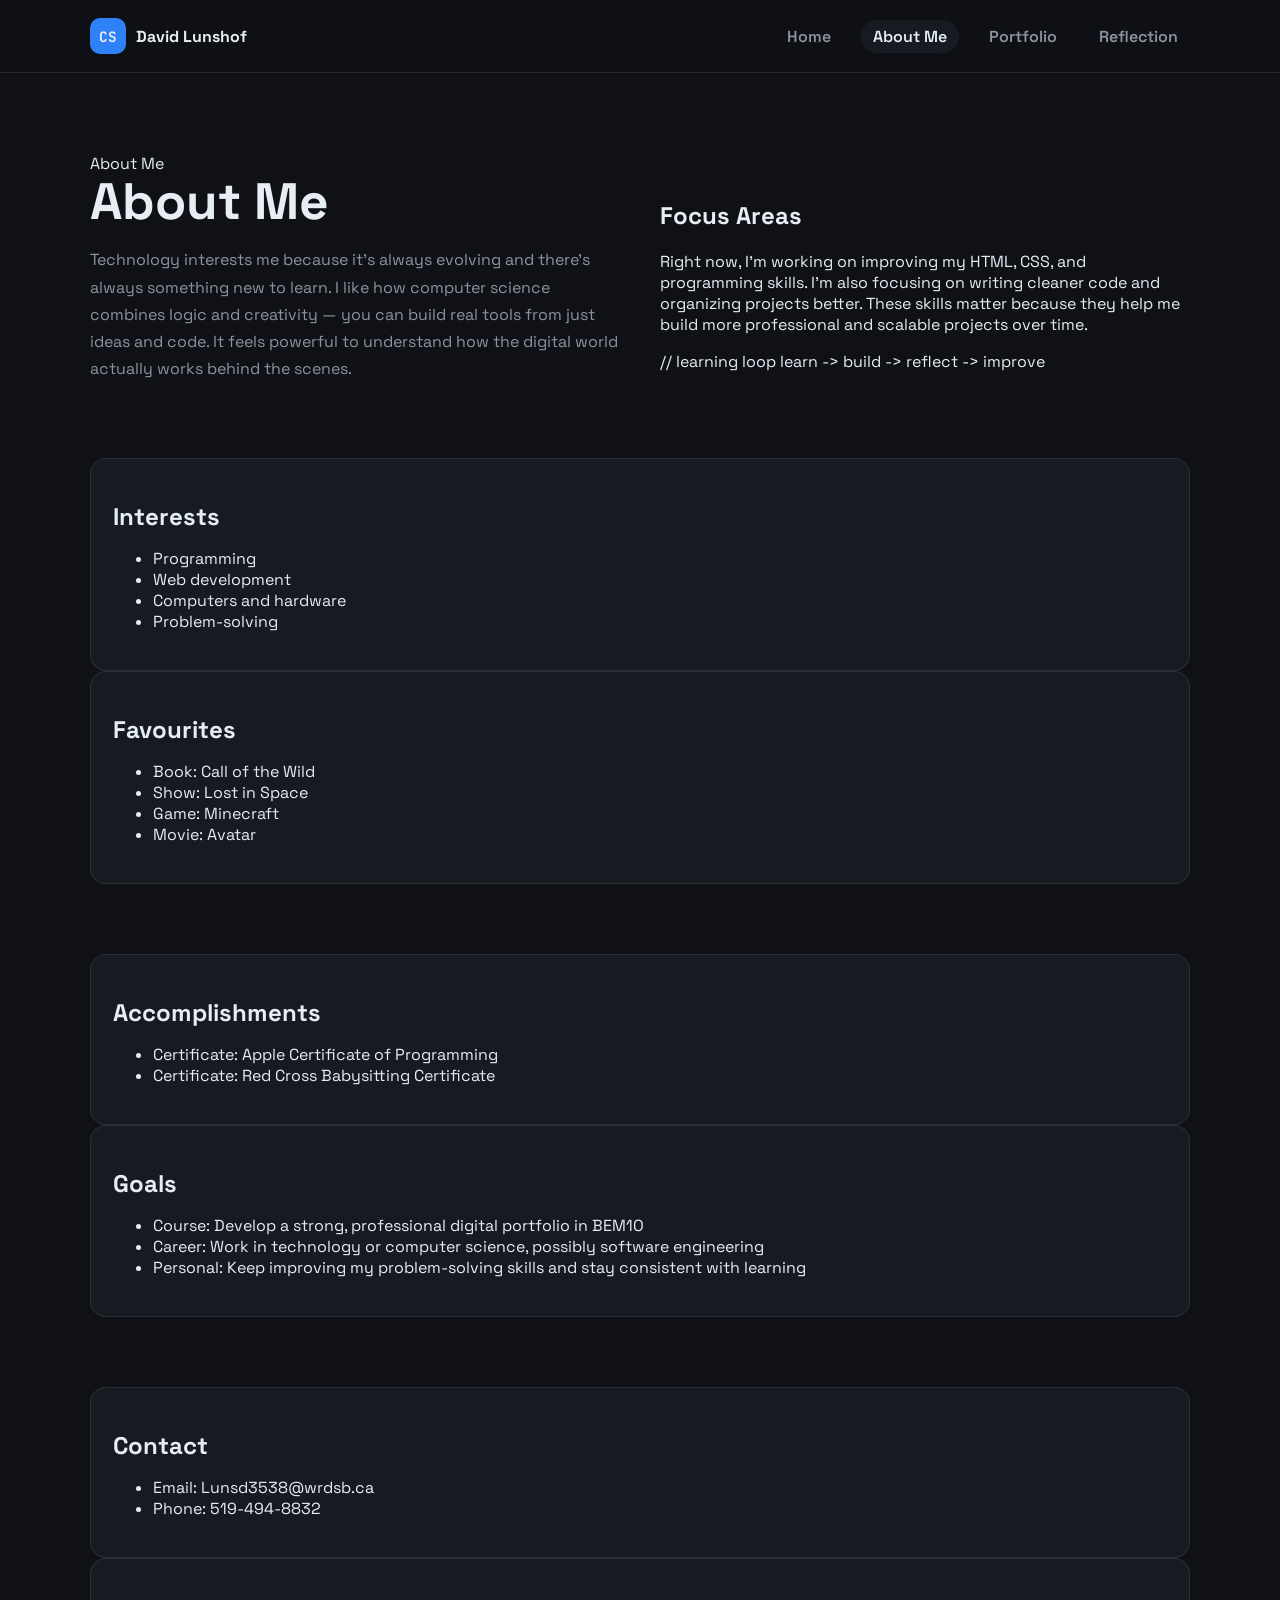
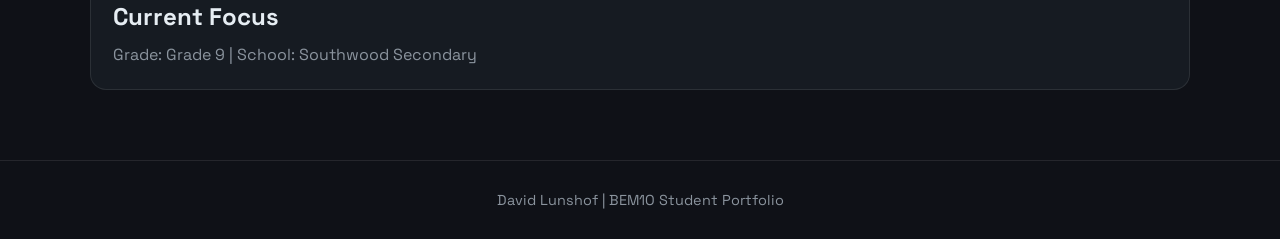
<file: about.html>
﻿<!DOCTYPE html>
<html lang="en">
  <head>
    <meta charset="UTF-8" />
    <meta name="viewport" content="width=device-width, initial-scale=1.0" />
    <title>Student Portfolio | About Me</title>
    <link rel="preconnect" href="https://fonts.googleapis.com" />
    <link rel="preconnect" href="https://fonts.gstatic.com" crossorigin />
    <link href="https://fonts.googleapis.com/css2?family=JetBrains+Mono:wght@400;600&family=Space+Grotesk:wght@400;600;700&display=swap" rel="stylesheet" />
    <link rel="stylesheet" href="styles.css" />
  </head>
  <body>
    <header class="header">
      <div class="container nav">
        <div class="brand">
          <span class="brand-badge">CS</span>
          <span data-text="global.name">Student Name</span>
        </div>
        <nav class="nav-links">
          <a href="index.html">Home</a>
          <a class="active" href="about.html">About Me</a>
          <a href="portfolio.html">Portfolio</a>
          <a href="reflection.html">Reflection</a>
        </nav>
      </div>
    </header>

    <main class="container">
      <section class="hero">
        <div>
          <div class="badge">About Me</div>
          <h1 class="hero-title" data-text="about.title">Curious About How Tech Works</h1>
          <p class="hero-subtitle" data-text="about.intro">
            I am interested in technology and computer science because I like seeing
            how digital systems are designed and improved. Building websites and
            digital projects helps me combine creativity with logic, and I enjoy
            exploring how small changes can make systems more efficient and user
            friendly.
          </p>
        </div>
        <div class="hero-card">
          <h2>Focus Areas</h2>
          <p data-text="about.focus">
            I am learning to connect ideas, test solutions, and communicate my
            thinking clearly. This page shows my interests, goals, and milestones.
          </p>
          <div class="code-block">
            // learning loop
            learn -> build -> reflect -> improve
          </div>
        </div>
      </section>

      <section class="section split">
        <div class="card">
          <h2 class="section-title">Interests</h2>
          <ul class="list" data-list="about.interests"></ul>
        </div>
        <div class="card">
          <h2 class="section-title">Favourites</h2>
          <ul class="list" data-list="about.favourites"></ul>
        </div>
      </section>

      <section class="section split">
        <div class="card">
          <h2 class="section-title">Accomplishments</h2>
          <ul class="list" data-list="about.accomplishments"></ul>
        </div>
        <div class="card">
          <h2 class="section-title">Goals</h2>
          <ul class="list" data-list="about.goals"></ul>
        </div>
      </section>

      <section class="section split">
        <div class="card">
          <h2 class="section-title">Contact</h2>
          <ul class="list" data-list="about.contact"></ul>
        </div>
        <div class="card">
          <h2 class="section-title">Current Focus</h2>
          <p class="section-subtitle" data-text="about.focusNote">
            [Short note about what you are practicing right now.]
          </p>
        </div>
      </section>
    </main>

    <footer class="footer">
      <div class="container">
        <span data-text="global.name">Student Name</span> |
        <span data-text="global.course">BEM1O</span> Student Portfolio
      </div>
    </footer>
    <script src="content-loader.js"></script>
  </body>
</html>
</file>
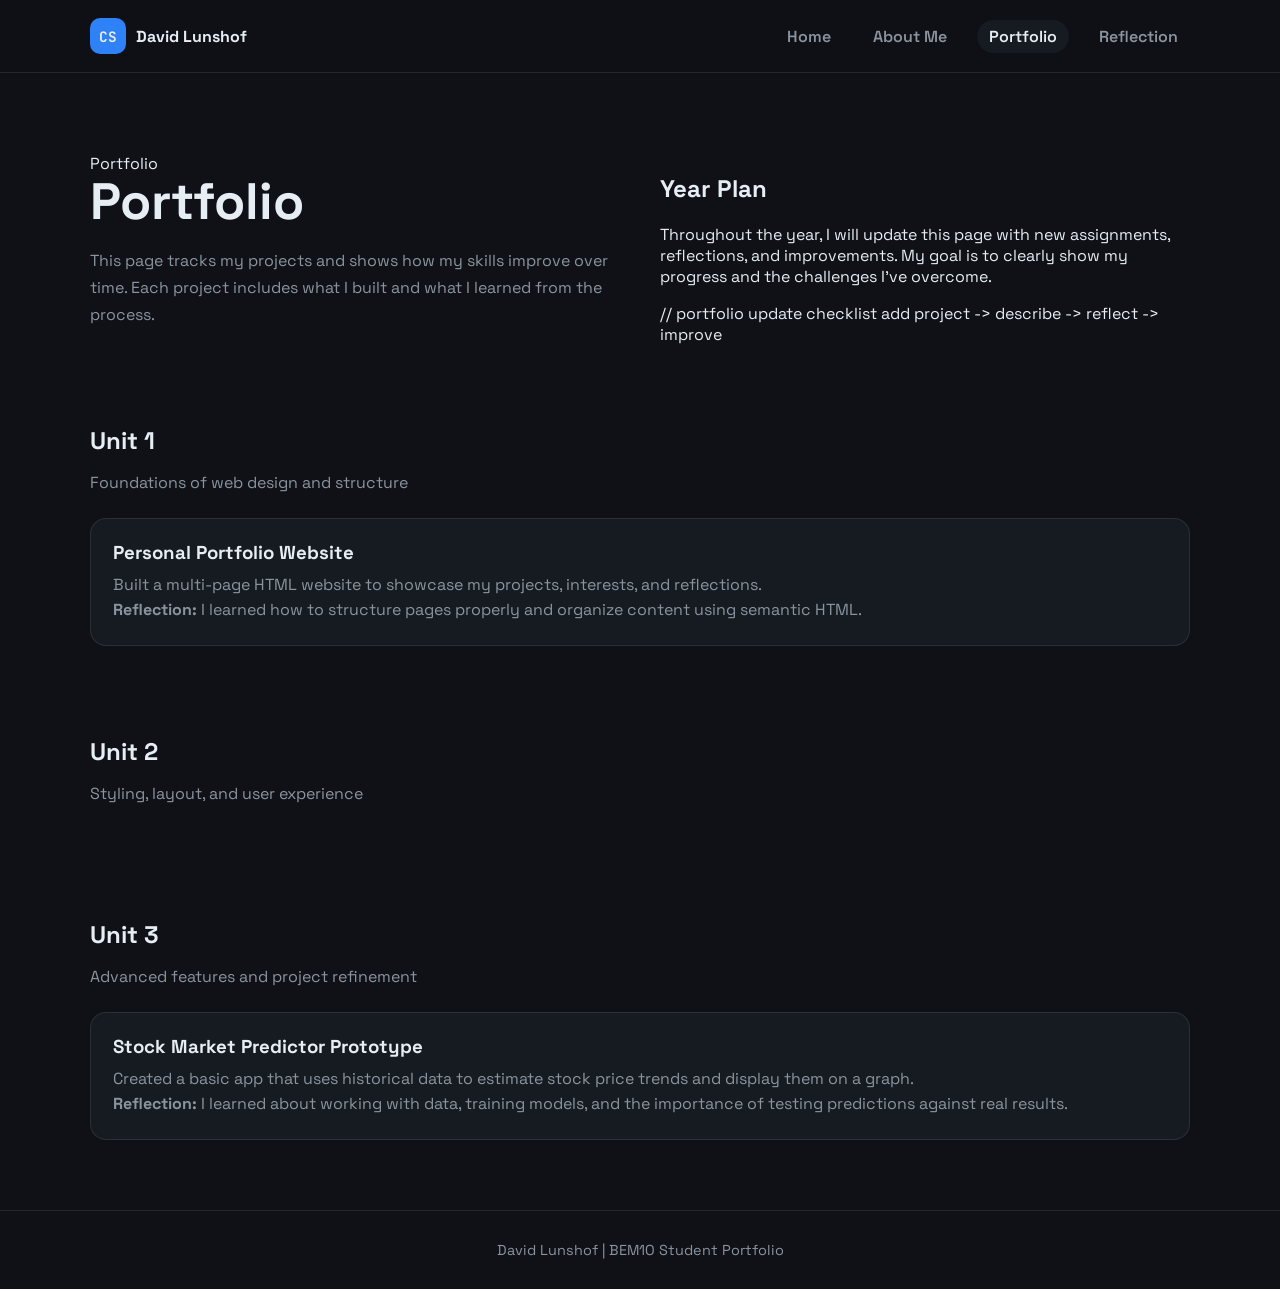
<file: portfolio.html>
﻿<!DOCTYPE html>
<html lang="en">
  <head>
    <meta charset="UTF-8" />
    <meta name="viewport" content="width=device-width, initial-scale=1.0" />
    <title>Student Portfolio | Portfolio</title>
    <link rel="preconnect" href="https://fonts.googleapis.com" />
    <link rel="preconnect" href="https://fonts.gstatic.com" crossorigin />
    <link href="https://fonts.googleapis.com/css2?family=JetBrains+Mono:wght@400;600&family=Space+Grotesk:wght@400;600;700&display=swap" rel="stylesheet" />
    <link rel="stylesheet" href="styles.css" />
  </head>
  <body>
    <header class="header">
      <div class="container nav">
        <div class="brand">
          <span class="brand-badge">CS</span>
          <span data-text="global.name">Student Name</span>
        </div>
        <nav class="nav-links">
          <a href="index.html">Home</a>
          <a href="about.html">About Me</a>
          <a class="active" href="portfolio.html">Portfolio</a>
          <a href="reflection.html">Reflection</a>
        </nav>
      </div>
    </header>

    <main class="container">
      <section class="hero">
        <div>
          <div class="badge">Portfolio</div>
          <h1 class="hero-title" data-text="portfolio.title">My Work in BEM1O</h1>
          <p class="hero-subtitle" data-text="portfolio.intro">
            This section holds assignments, unit projects, and digital builds. Each
            project includes a short summary and a reflection on problem-solving and
            learning.
          </p>
        </div>
        <div class="hero-card">
          <h2>Year Plan</h2>
          <p data-text="portfolio.yearPlan">
            I will add new assignments as they are completed, including group work or
            presentations. This page shows how my skills grow across the course.
          </p>
          <div class="code-block">
            // portfolio update checklist
            add project -> describe -> reflect -> improve
          </div>
        </div>
      </section>

      <div id="portfolio-sections"></div>
    </main>

    <footer class="footer">
      <div class="container">
        <span data-text="global.name">Student Name</span> |
        <span data-text="global.course">BEM1O</span> Student Portfolio
      </div>
    </footer>
    <script src="content-loader.js"></script>
  </body>
</html>
</file>
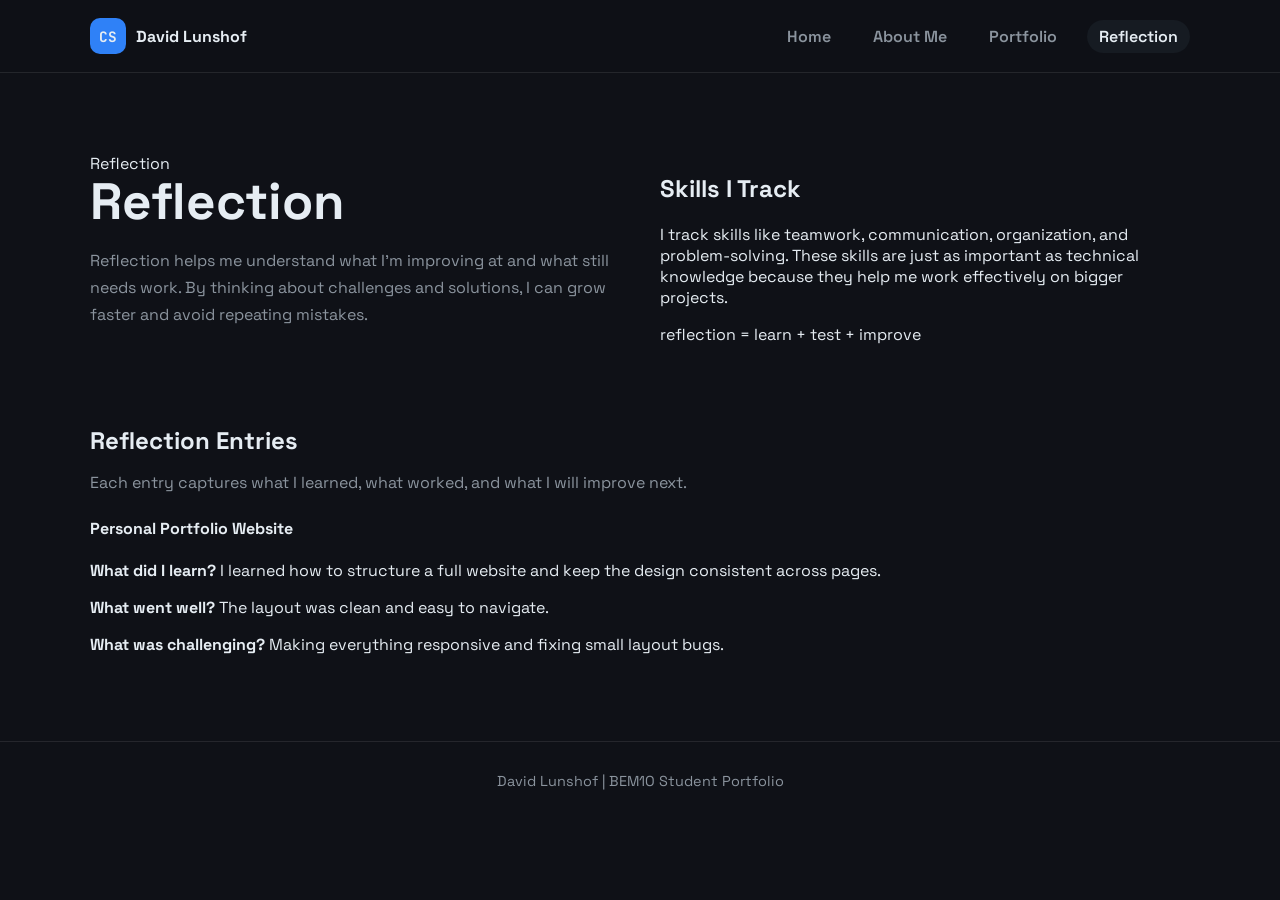
<file: reflection.html>
﻿<!DOCTYPE html>
<html lang="en">
  <head>
    <meta charset="UTF-8" />
    <meta name="viewport" content="width=device-width, initial-scale=1.0" />
    <title>Student Portfolio | Reflection</title>
    <link rel="preconnect" href="https://fonts.googleapis.com" />
    <link rel="preconnect" href="https://fonts.gstatic.com" crossorigin />
    <link href="https://fonts.googleapis.com/css2?family=JetBrains+Mono:wght@400;600&family=Space+Grotesk:wght@400;600;700&display=swap" rel="stylesheet" />
    <link rel="stylesheet" href="styles.css" />
  </head>
  <body>
    <header class="header">
      <div class="container nav">
        <div class="brand">
          <span class="brand-badge">CS</span>
          <span data-text="global.name">Student Name</span>
        </div>
        <nav class="nav-links">
          <a href="index.html">Home</a>
          <a href="about.html">About Me</a>
          <a href="portfolio.html">Portfolio</a>
          <a class="active" href="reflection.html">Reflection</a>
        </nav>
      </div>
    </header>

    <main class="container">
      <section class="hero">
        <div>
          <div class="badge">Reflection</div>
          <h1 class="hero-title" data-text="reflection.title">Learning Log</h1>
          <p class="hero-subtitle" data-text="reflection.intro">
            Reflection helps me track growth, notice patterns, and improve how I
            solve problems. I add a new entry after major assignments or units.
          </p>
        </div>
        <div class="hero-card">
          <h2>Skills I Track</h2>
          <p data-text="reflection.skills">
            Teamwork, communication, technical thinking, and problem-solving are core
            skills in BEM1O. I look for evidence of progress in each reflection.
          </p>
          <div class="code-block">
            reflection = learn + test + improve
          </div>
        </div>
      </section>

      <section class="section">
        <h2 class="section-title">Reflection Entries</h2>
        <p class="section-subtitle" data-text="reflection.subtitle">
          Use this layout after major milestones. Copy and update the template for
          each new assignment.
        </p>

        <div class="timeline" id="reflection-entries"></div>
      </section>
    </main>

    <footer class="footer">
      <div class="container">
        <span data-text="global.name">Student Name</span> |
        <span data-text="global.course">BEM1O</span> Student Portfolio
      </div>
    </footer>
    <script src="content-loader.js"></script>
  </body>
</html>
</file>
<file: styles.css>
:root {
  --bg: #0f1117;
  --surface: #161b22;
  --surface-2: #1c2128;

  --text: #e6edf3;
  --muted: #8b949e;

  --accent: #2f81f7;
  --accent-2: #ff7b72;

  --line: rgba(255, 255, 255, 0.09);

  --radius: 16px;
  --shadow: 0 10px 40px rgba(0, 0, 0, 0.45);
}

* {
  box-sizing: border-box;
}

body {
  margin: 0;
  font-family: "Space Grotesk", system-ui, sans-serif;
  background: var(--bg);
  color: var(--text);
  min-height: 100vh;
}

img {
  max-width: 100%;
  display: block;
}

a {
  text-decoration: none;
  color: inherit;
}

.container {
  width: min(1100px, 92%);
  margin: 0 auto;
}

/* ================= HEADER ================= */

.header {
  position: sticky;
  top: 0;
  z-index: 100;
  background: rgba(15, 17, 23, 0.85);
  backdrop-filter: blur(10px);
  border-bottom: 1px solid var(--line);
}

.nav {
  display: flex;
  justify-content: space-between;
  align-items: center;
  padding: 18px 0;
}

.brand {
  display: flex;
  align-items: center;
  gap: 10px;
  font-weight: 700;
}

.brand-badge {
  width: 36px;
  height: 36px;
  border-radius: 10px;
  display: grid;
  place-items: center;
  background: var(--accent);
  font-family: "JetBrains Mono", monospace;
  font-size: 0.9rem;
}

.nav-links {
  display: flex;
  gap: 18px;
  font-weight: 600;
  color: var(--muted);
}

.nav-links a {
  padding: 6px 12px;
  border-radius: 999px;
  transition: 0.2s ease;
}

.nav-links a:hover,
.nav-links a.active {
  background: var(--surface);
  color: var(--text);
}

/* ================= HERO ================= */

.hero {
  padding: 80px 0 60px;
  display: grid;
  gap: 40px;
  grid-template-columns: repeat(auto-fit, minmax(300px, 1fr));
  align-items: center;
}

.hero-copy {
  display: grid;
  gap: 18px;
}

.hero-kicker {
  font-size: 0.9rem;
  letter-spacing: 0.15em;
  text-transform: uppercase;
  color: var(--muted);
  margin: 0;
}

.hero-title {
  font-size: clamp(2.4rem, 4vw, 3.4rem);
  margin: 0;
  line-height: 1.1;
}

.accent {
  color: var(--accent);
}

.hero-subtitle {
  color: var(--muted);
  line-height: 1.7;
  max-width: 540px;
}

.hero-actions {
  display: flex;
  gap: 14px;
  flex-wrap: wrap;
}

/* ================= BUTTONS ================= */

.btn-primary,
.btn-ghost {
  padding: 12px 18px;
  border-radius: 999px;
  font-weight: 600;
  transition: 0.2s ease;
}

.btn-primary {
  background: var(--accent);
  color: white;
}

.btn-primary:hover {
  transform: translateY(-2px);
  box-shadow: 0 10px 30px rgba(47, 129, 247, 0.35);
}

.btn-ghost {
  background: var(--surface);
  border: 1px solid var(--line);
}

.btn-ghost:hover {
  background: var(--surface-2);
}

/* ================= NN CARD ================= */

.nn-card {
  background: var(--surface);
  padding: 20px;
  border-radius: var(--radius);
  border: 1px solid var(--line);
  box-shadow: var(--shadow);
  text-align: center;
}

.nn-title {
  margin-bottom: 12px;
  font-weight: 600;
  font-size: 1rem;
  color: var(--muted);
  text-transform: uppercase;
  letter-spacing: 0.1em;
}

.nn-grid {
  display: grid;
  grid-template-columns: repeat(24, 8px);
  grid-template-rows: repeat(24, 8px);
  gap: 1px;
  justify-content: center;
  background: #000;
  padding: 6px;
  border-radius: 8px;
}

.nn-cell {
  width: 8px;
  height: 8px;
  background: #111;
  cursor: pointer;
}

.nn-controls {
  margin-top: 12px;
}

.nn-controls button {
  padding: 6px 12px;
  margin: 4px;
  border-radius: 6px;
  border: none;
  background: var(--accent);
  color: white;
  font-size: 0.8rem;
  cursor: pointer;
  transition: 0.2s ease;
}

.nn-controls button:hover {
  transform: translateY(-2px);
}

.nn-result {
  margin-top: 10px;
  font-size: 1.4rem;
  font-weight: 700;
}

/* ================= SECTIONS ================= */

.section {
  padding: 0 0 70px;
}

.section-title {
  font-size: 1.5rem;
  margin-bottom: 10px;
}

.section-subtitle {
  color: var(--muted);
  margin-bottom: 25px;
}

.grid {
  display: grid;
  gap: 20px;
  grid-template-columns: repeat(auto-fit, minmax(240px, 1fr));
}

.card {
  background: var(--surface);
  border-radius: var(--radius);
  padding: 22px;
  border: 1px solid var(--line);
  transition: 0.2s ease;
}

.card:hover {
  transform: translateY(-4px);
  box-shadow: var(--shadow);
}

.card h3 {
  margin: 0 0 8px;
}

.card p {
  margin: 0;
  color: var(--muted);
  line-height: 1.6;
}

/* ================= FOOTER ================= */

.footer {
  padding: 30px 0;
  text-align: center;
  color: var(--muted);
  border-top: 1px solid var(--line);
  font-size: 0.9rem;
}

/* ================= RESPONSIVE ================= */

@media (max-width: 720px) {
  .nav {
    flex-direction: column;
    gap: 10px;
  }

  .hero {
    padding-top: 50px;
  }

  .hero-actions {
    flex-direction: column;
    align-items: stretch;
  }
}
</file>
